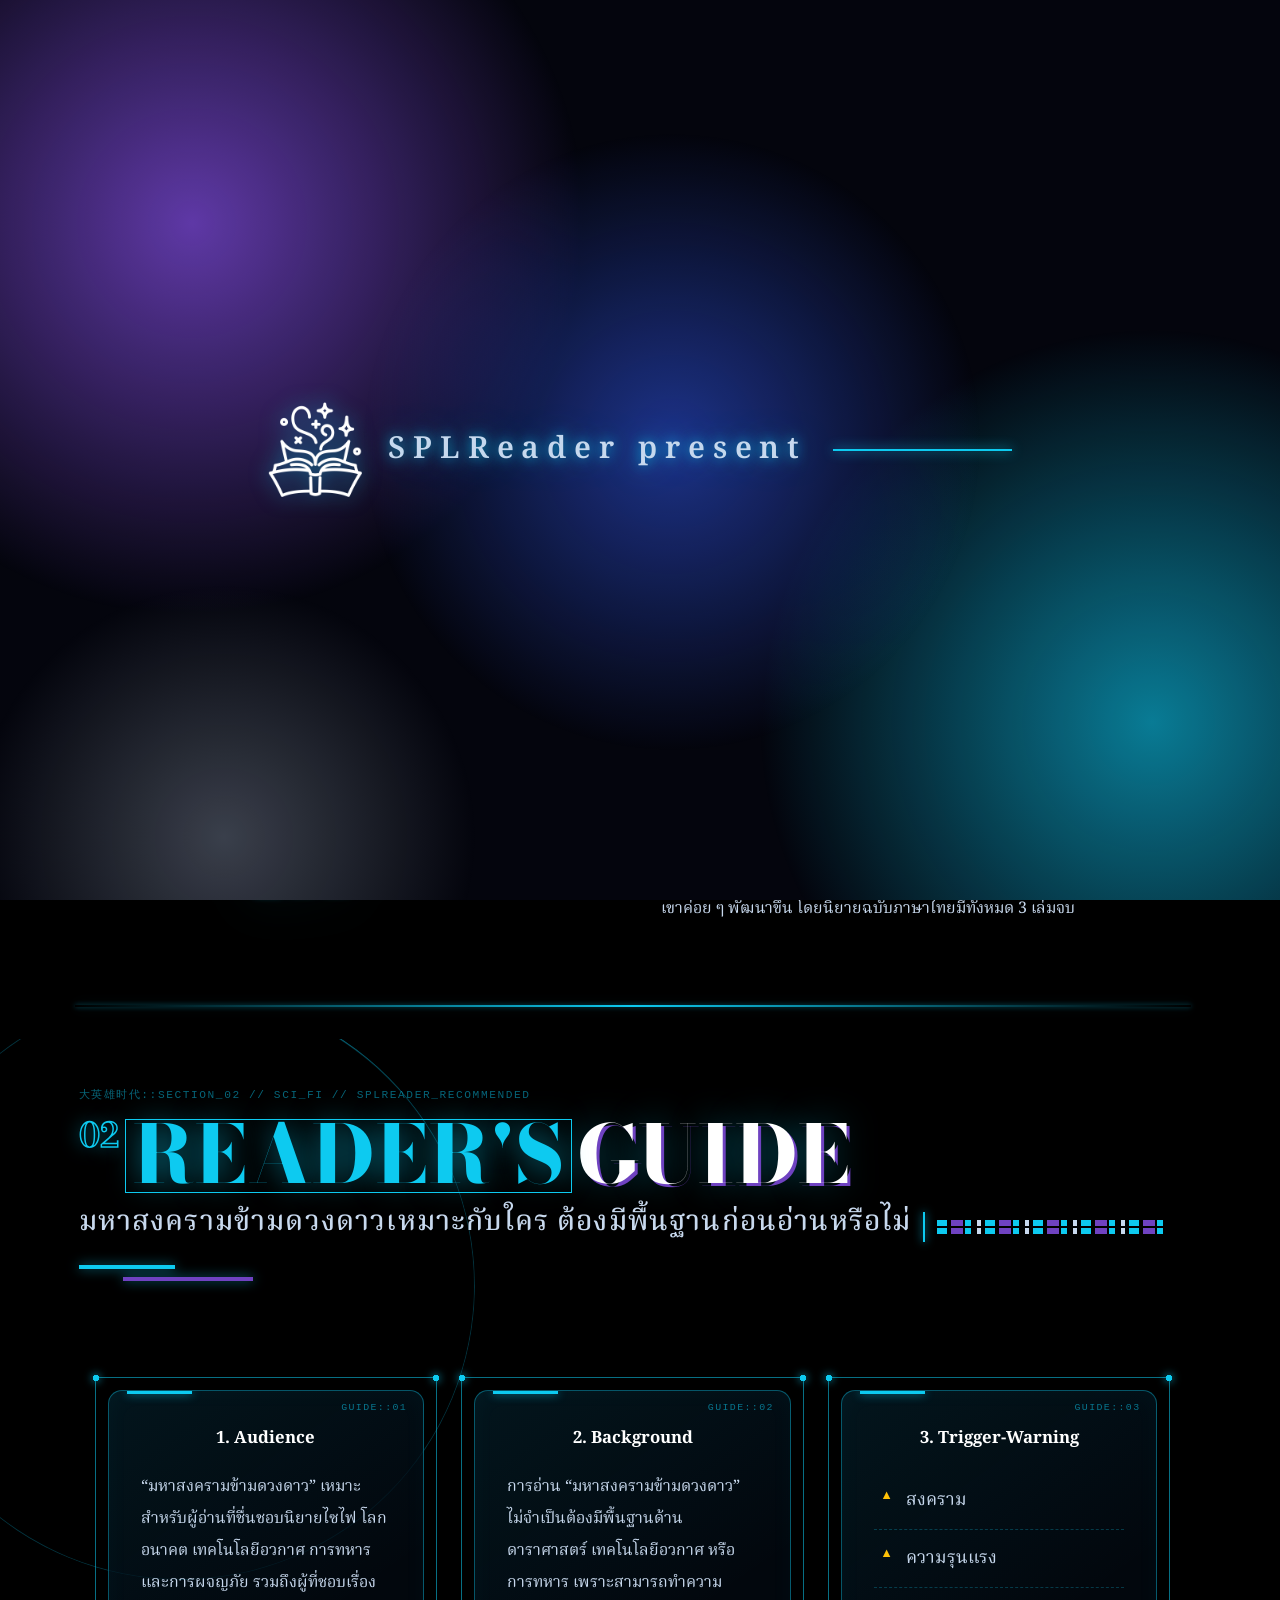
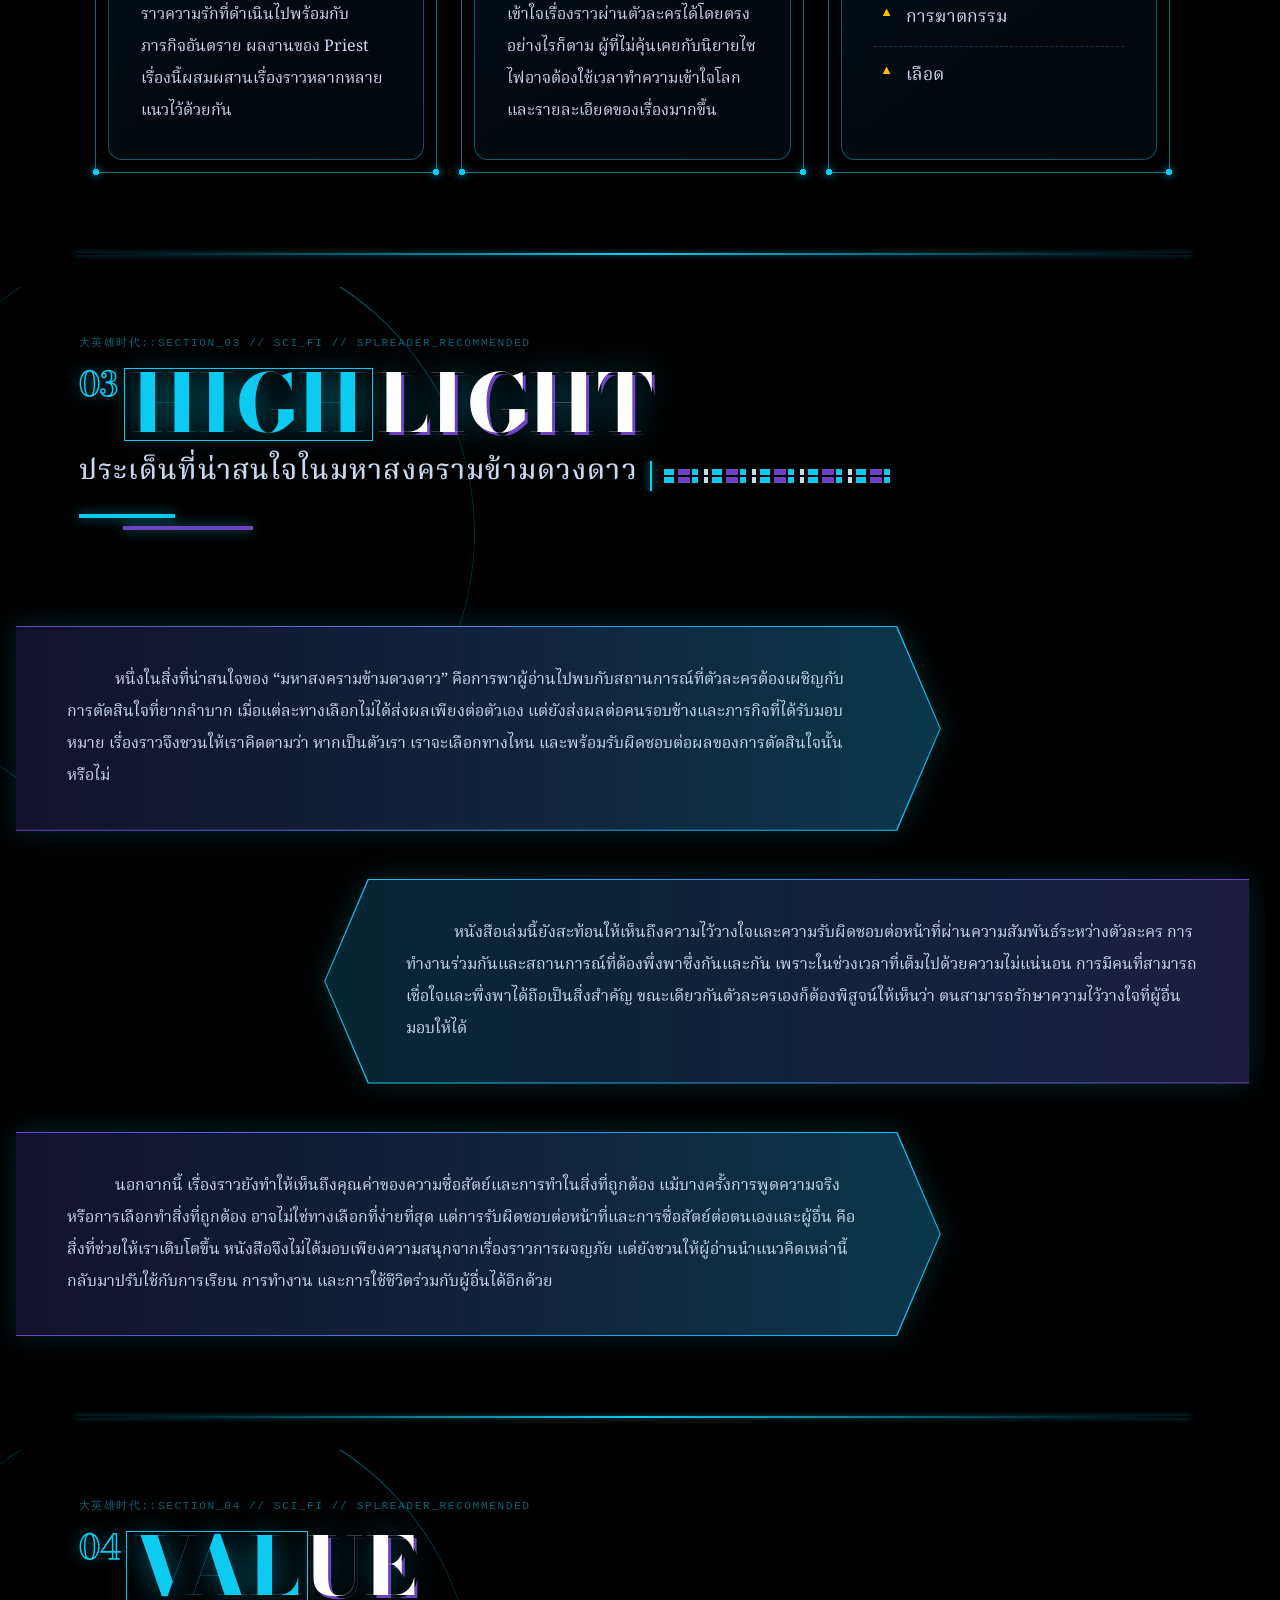
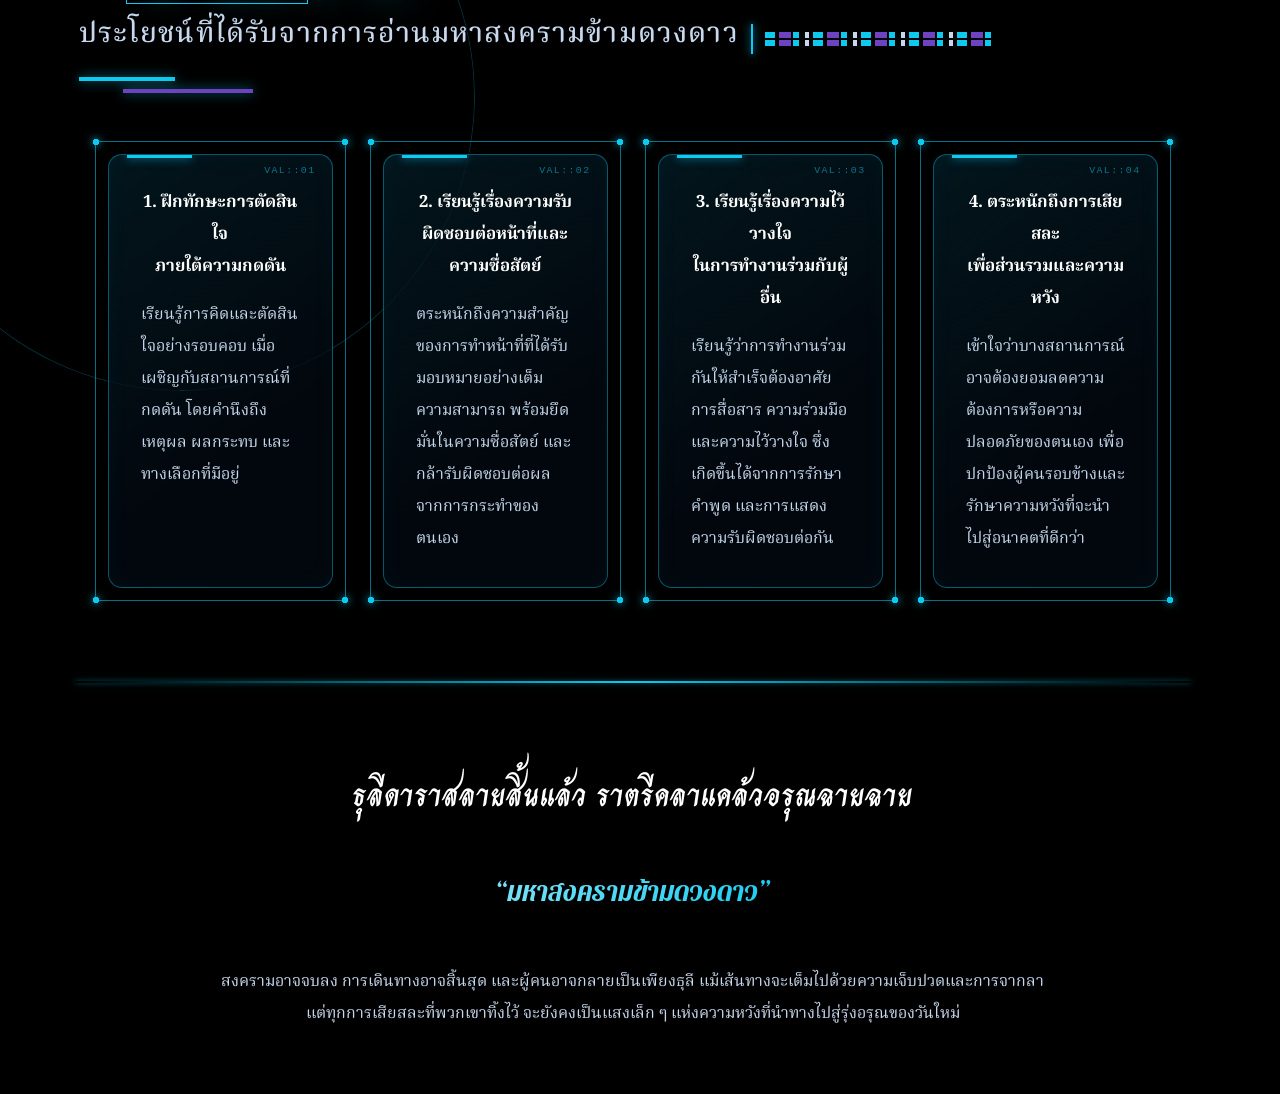
<file: index.html>
<!DOCTYPE html>
<html lang="th">

<head>
    <meta charset="UTF-8">
    <meta name="viewport" content="width=device-width, initial-scale=1.0">

    <title>มหาสงครามข้ามดวงดาว (大英雄时代): รีวิวนิยายไซไฟ</title>
    <meta name="keywords"
        content="มหาสงครามข้ามดวงดาว, 大英雄时代, นิยายไซไฟ, สงครามอวกาศ, เรื่องย่อ, ประเด็นที่น่าสนใจ, ประโยชน์, ตัดสินใจ, รับผิดชอบ, ไว้วางใจ, เสียสละ">
    <meta name="description" content="มหาสงครามข้ามดวงดาว (大英雄时代) สัมผัสโลกแห่งนิยายไซไฟและสงครามอวกาศ เจาะลึกเรื่องราว บทวิเคราะห์ และคุณค่าที่ซ่อนอยู่ พร้อมข้อคิดที่ชวนให้ค้นหา">

    <script>document.documentElement.classList.add('js')</script>

    <!-- ฟอนต์ -->
    <link rel="preconnect" href="https://fonts.googleapis.com">
    <link rel="preconnect" href="https://fonts.gstatic.com" crossorigin>
    <link
        href="https://fonts.googleapis.com/css2?family=Bodoni+Moda:opsz,wght@6..96,400..900&family=Charm:wght@700&family=Noto+Serif+Thai&family=Pattaya&display=swap"
        rel="stylesheet">

    <!-- CSS: Bootstrap ก่อน แล้วค่อยไฟล์ของเรา เพื่อให้ไฟล์เราเขียนทับได้ -->
    <link href="https://cdn.jsdelivr.net/npm/bootstrap@5.3.3/dist/css/bootstrap.min.css" rel="stylesheet">
    <link rel="stylesheet" href="css/style.css">
    <link rel="stylesheet" href="css/intro.css">
</head>

<body class="bg-black text-white">

    <!-- ================= TOP NAVIGATION ================= -->
   
  <nav class="side-menu" aria-label="เมนูหลัก">
    <div class="nav-brand">SPLReader · Book Special Site</div>

    <div class="nav-links">
        <a href="#hero" class="side-item active"><span class="side-dot">Book</span></a>
        <a href="#guide" class="side-item"><span class="side-dot">Reader's Guide</span></a>
        <a href="#highlight" class="side-item"><span class="side-dot">Highlight</span></a>
        <a href="#value" class="side-item"><span class="side-dot">Value</span></a>
        <a href="#summary" class="side-item"><span class="side-dot">Summary</span></a>
    </div>
</nav>

<main>
    <!-- ================= HERO : 01 BOOK ================= -->
    <section id="hero">



        <div class="container py-5 px-3">

            <div class="sec-head">
                <div class="sec-code" aria-hidden="true">大英雄时代::SECTION_01 // SCI_FI // SPLREADER_RECOMMENDED</div>
                <h2 class="sec-title">
                    <span class="sec-num" aria-hidden="true">01</span>
                    <span class="sec-word"><span class="boxed">BO</span>OK</span>
                </h2>
                <div class="sec-sub">
                    <h3>เรื่องย่อ: มหาสงครามข้ามดวงดาว<br class="d-sm-block d-md-none d-lg-none">เกี่ยวกับอะไร</h3>

                    <span class="sec-pipe" aria-hidden="true"></span>
                    <span class="sec-pixels" aria-hidden="true"></span>
                </div>
                <div class="sec-bars" aria-hidden="true"></div>
            </div>

            <div class="row align-items-center gy-4">

                <!-- รูปปก: Bootstrap Carousel with indicators -->
                <div id="heroCarousel" class="carousel slide hero-carousel" data-bs-ride="carousel">


                    <div class="carousel-inner">
                        <div class="carousel-item active"><img src="images/book1.webp" class="d-block w-100" alt="ปกมหาสงครามข้ามดวงดาว เล่ม 1">
                        </div>
                        <div class="carousel-item"><img src="images/book2.webp" class="d-block w-100" alt="ปกมหาสงครามข้ามดวงดาว เล่ม 2"></div>
                        <div class="carousel-item"><img src="images/book3.webp" class="d-block w-100" alt="ปกมหาสงครามข้ามดวงดาว เล่ม 3"></div>
                    </div>
                    <div class="carousel-indicators">
                        <button type="button" data-bs-target="#heroCarousel" data-bs-slide-to="0" class="active"
                            aria-current="true" aria-label="เล่ม 1"></button>
                        <button type="button" data-bs-target="#heroCarousel" data-bs-slide-to="1"
                            aria-label="เล่ม 2"></button>
                        <button type="button" data-bs-target="#heroCarousel" data-bs-slide-to="2"
                            aria-label="เล่ม 3"></button>
                    </div>
                    <button class="carousel-control-prev" type="button" data-bs-target="#heroCarousel"
                        data-bs-slide="prev">
                        <span class="carousel-control-prev-icon" aria-hidden="true"></span>
                        <span class="visually-hidden">Previous</span>
                    </button>
                    <button class="carousel-control-next" type="button" data-bs-target="#heroCarousel"
                        data-bs-slide="next">
                        <span class="carousel-control-next-icon" aria-hidden="true"></span>
                        <span class="visually-hidden">Next</span>
                    </button>
                </div>

                <!-- ข้อความ -->
                <div class="col-sm-12 col-md-12 col-lg-7 text-center px-3">

                    <!-- หัวข้อหลักของหน้า (h1 ใหม่) : ขนาดเล็กกว่าบทกลอน -->
                    <h1 class="fs-5 lh-base noto-serif mb-5">
                        <br class="d-sm-block d-lg-none"> <br class="d-sm-block d-lg-none">วรรณกรรมไซไฟ เรื่อง มหาสงครามข้ามดวงดาว 
                       
</h1>
                    <!-- บทกลอน: เปลี่ยนจาก h1 เป็น p แต่คงสไตล์เดิมทุกอย่าง -->
                    <p class="hero-poem fs-1 lh-base">
                        <span class="text-info charm-bold mt-2 mb-5">
                            <br class="d-sm-block d-lg-none">ขอพลีกายสลายสิ้นสู่ธุลี
                            <br><br>
                            ขจรทั่วสายนทีแห่งดารา
                        </span>
                       
                    </p>

                    <p class="lh-lg mt-5 mb-0 noto-serif blue">
                        หนังสือเรื่อง "มหาสงครามข้ามดวงดาว (大英雄时代)" ผลงานของ Priest เป็นนิยายแปลจีนแนวไซไฟ ผจญภัย
                        สงครามอวกาศ และ<br class="d-sm-block d-md-none d-lg-none">โรแมนติก เล่าเรื่องราวในโลกอนาคตปี 2429 ผ่าน "ฟู่ลั่ว"
                        หญิงสาวผู้ใฝ่ฝันอยากเป็นทหารแนวหน้า ซึ่งเข้าไปพัวพันกับเหตุการณ์<br class="d-sm-block d-md-none d-lg-none">ลอบสังหารผู้บัญชาการทหารสูงสุด
                        จนได้พบกับ "หยางหนิง" <br class="d-sm-block d-md-none d-lg-none">นายทหารระดับสูง
                        ทั้งสองต้องร่วมมือกันปฏิบัติภารกิจเพื่อหยุดยั้งสงครามระหว่างดวงดาว
                        ท่ามกลางอันตรายและความขัดแย้งที่ทำให้ความสัมพันธ์ของพวกเขาค่อย ๆ พัฒนาขึ้น
                        โดยนิยายฉบับภาษาไทยมีทั้งหมด 3 เล่มจบ</p>


                </div>
            </div>
        </div>

    </section>


    <div class="container">
        <hr>
    </div>


    <!-- ================= SECTION 1 : 02 Reader's Guide ================= -->
    <section id="guide">

        <div class="container sec-head py-5 px-3">
            <p class="sec-code">大英雄时代::SECTION_02 // SCI_FI // SPLREADER_RECOMMENDED</p>
            <h2 class="sec-title"><span class="sec-num">02</span> <span class="boxed">READER'S</span> GUIDE</h2>
            <div class="sec-sub">
                <h3>มหาสงครามข้ามดวงดาวเหมาะกับใคร <br class="d-sm-block d-md-none d-lg-none">ต้องมีพื้นฐานก่อนอ่านหรือไม่</h3>
                <span class="sec-pipe"></span>
                <span class="sec-pixels"></span>
            </div>
            <div class="sec-bars"></div>

        </div>


        <!-- การ์ด 3 ช่อง จัดกึ่งกลาง -->
        <div class="container px-3 pb-5">
            <div class="row g-4 g-lg-6 justify-content-center value-grid px-3">

                <div class="col-sm-12 col-md-12 col-lg-4">
                    <div class="value-frame tech-frame">
                        <div class="value-card noto-serif">
                            <p class="fw-bold text-center">
                                1. Audience
                            </p>
                            <p class="lh-lg mb-0 blue">
                                “มหาสงครามข้ามดวงดาว” เหมาะสำหรับผู้อ่านที่ชื่นชอบนิยายไซไฟ โลกอนาคต เทคโนโลยีอวกาศ
                                การทหาร
                                และการผจญภัย รวมถึงผู้ที่ชอบเรื่องราวความรักที่ดำเนินไปพร้อมกับภารกิจอันตราย ผลงานของ
                                Priest เรื่องนี้ผสมผสานเรื่องราวหลากหลายแนวไว้ด้วยกัน
                            </p>
                            <span class="card-tag" aria-hidden="true">GUIDE::01</span>
                        </div>
                    </div>
                </div>

                <div class="col-sm-12 col-md-12 col-lg-4">
                    <div class="value-frame tech-frame">
                        <div class="value-card noto-serif">
                            <p class="fw-bold text-center">
                                2. Background
                            </p>
                            <p class="lh-lg mb-0 blue">
                                การอ่าน “มหาสงครามข้ามดวงดาว” ไม่จำเป็นต้องมีพื้นฐานด้านดาราศาสตร์ เทคโนโลยีอวกาศ
                                หรือการทหาร เพราะสามารถทำความเข้าใจ<br class="d-sm-block d-md-none d-lg-none">เรื่องราวผ่านตัวละครได้โดยตรง อย่างไรก็ตาม
                                <br class="d-sm-block d-md-none d-lg-none">ผู้ที่ไม่คุ้นเคยกับนิยายไซไฟอาจต้องใช้เวลาทำความเข้าใจโลกและรายละเอียดของเรื่องมากขึ้น
                            </p>
                            <span class="card-tag" aria-hidden="true">GUIDE::02</span>
                        </div>
                    </div>
                </div>
                <div class="col-sm-12 col-md-12 col-lg-4">
                    <div class="value-frame tech-frame">
                        <div class="value-card noto-serif">
                            <p class="fw-bold text-center">
                                3. Trigger-Warning
                            </p>
                           
                            <ul class="warn-list list-unstyled mb-0 lh-lg mb-0 blue">
                                <li>สงคราม</li>
                                <li>ความรุนแรง</li>
                                <li>การฆาตกรรม</li>
                                <li>เลือด</li>
                            </ul>
                            
                            <span class="card-tag" aria-hidden="true">GUIDE::03</span>
                        </div>
                    </div>
                </div>




            </div>
        </div>

    </section>


    <div class="container">
        <hr>
    </div>


    <!-- ================= SECTION 2 : 03 HIGHLIGHT ================= -->
    <section id="highlight">

        <div class="container sec-head py-5 px-3">
            <p class="sec-code">大英雄时代::SECTION_03 // SCI_FI // SPLREADER_RECOMMENDED</p>
            <h2 class="sec-title"><span class="sec-num">03</span> <span class="boxed">HIGH</span>LIGHT</h2>
            <div class="sec-sub">
                <h3>ประเด็นที่น่าสนใจในมหาสงครามข้ามดวงดาว</h3>
                <span class="sec-pipe"></span>
                <span class="sec-pixels"></span>
            </div>
            <div class="sec-bars"></div>

        </div>


        <div class="container-fluid px-3 pb-5">

            <div class="row gx-0 gy-4 gy-lg-5 highlight-bands noto-serif blue">

                <!-- แถบซ้าย -->
                <div class="col-12 col-lg-9">
                    <p class="band band--l">
                        หนึ่งในสิ่งที่น่าสนใจของ “มหาสงครามข้ามดวงดาว”
                        คือการพาผู้อ่านไปพบกับสถานการณ์ที่ตัวละครต้องเผชิญกับการตัดสินใจที่ยากลำบาก
                        เมื่อแต่ละทางเลือกไม่ได้ส่งผลเพียงต่อตัวเอง
                        แต่ยังส่งผลต่อคนรอบข้างและภารกิจที่ได้รับมอบหมาย
                        เรื่องราวจึงชวนให้เราคิดตามว่า หากเป็นตัวเรา เราจะเลือกทางไหน
                        และพร้อมรับผิดชอบต่อผลของการตัดสินใจนั้นหรือไม่
                    </p>
                </div>

                <!-- แถบขวา -->
                <div class="col-12 col-lg-9 offset-lg-3">
                    <p class="band band--r">
                        หนังสือเล่มนี้ยังสะท้อนให้เห็นถึงความไว้วางใจและความรับผิดชอบต่อหน้าที่ผ่านความสัมพันธ์ระหว่างตัวละคร
                        การทำงานร่วมกันและสถานการณ์ที่ต้องพึ่งพาซึ่งกันและกัน
                        เพราะในช่วงเวลาที่เต็มไปด้วยความไม่แน่นอน
                        การมีคนที่สามารถเชื่อใจและพึ่งพาได้ถือเป็นสิ่งสำคัญ
                        ขณะเดียวกันตัวละครเองก็ต้องพิสูจน์ให้เห็นว่า
                        ตนสามารถรักษาความไว้วางใจที่ผู้อื่นมอบให้ได้
                    </p>
                </div>

                <!-- แถบซ้าย -->
                <div class="col-12 col-lg-9">
                    <p class="band band--l">

                        นอกจากนี้ เรื่องราวยังทำให้เห็นถึงคุณค่าของความซื่อสัตย์และการทำในสิ่งที่ถูกต้อง
                        แม้บางครั้งการพูดความจริงหรือการเลือกทำสิ่งที่ถูกต้อง อาจไม่ใช่ทางเลือกที่ง่ายที่สุด
                        แต่การรับผิดชอบต่อหน้าที่และการซื่อสัตย์ต่อตนเองและผู้อื่น คือสิ่งที่ช่วยให้เราเติบโตขึ้น
                        หนังสือจึงไม่ได้มอบเพียงความสนุกจากเรื่องราวการผจญภัย
                        แต่ยังชวนให้ผู้อ่านนำแนวคิดเหล่านี้กลับมาปรับใช้กับการเรียน การทำงาน
                        และการใช้ชีวิตร่วมกับผู้อื่นได้อีกด้วย
                    </p>
                </div>

            </div>
        </div>


    </section>


    <div class="container">
        <hr>
    </div>



    <!-- ================= SECTION 3 : 04 VALUE ================= -->
    <section id="value">
        <div class="container py-5 px-3">

            <div class="sec-head">
                <div class="sec-code" aria-hidden="true">大英雄时代::SECTION_04 // SCI_FI // SPLREADER_RECOMMENDED</div>
                <h2 class="sec-title">
                    <span class="sec-num" aria-hidden="true">04</span>
                    <span class="sec-word"><span class="boxed">VAL</span>UE</span>
                </h2>
                <div class="sec-sub">
                    <h3>ประโยชน์ที่ได้รับจากการอ่านมหาสงครามข้ามดวงดาว</h3>

                    <span class="sec-pipe" aria-hidden="true"></span>
                    <span class="sec-pixels" aria-hidden="true"></span>
                </div>
                <div class="sec-bars" aria-hidden="true"></div>
            </div>

            <!-- การ์ด 2 × 2 จัดกึ่งกลาง -->
            <div class="row g-4 g-lg-6 justify-content-center value-grid px-3">

                <div class="col-sm-12 col-md-6 col-lg-3 ">
                    <div class="value-frame tech-frame">
                        <div class="value-card noto-serif">
                            <p class="fw-bold text-center">
                                1. ฝึกทักษะการตัดสินใจ <br>ภายใต้ความกดดัน
                            </p>
                            <p class="lh-lg mb-0 blue">
                                เรียนรู้การคิดและตัดสินใจอย่างรอบคอบ
                                เมื่อเผชิญกับสถานการณ์ที่กดดัน
                                โดยคำนึงถึงเหตุผล ผลกระทบ
                                และทางเลือกที่มีอยู่
                            </p>
                            <span class="card-tag" aria-hidden="true">VAL::01</span>
                        </div>
                    </div>
                </div>

                <div class="col-sm-12 col-md-6 col-lg-3 ">
                    <div class="value-frame tech-frame">
                        <div class="value-card noto-serif">
                            <p class="fw-bold text-center">
                                2. เรียนรู้เรื่องความรับผิดชอบต่อหน้าที่<br
                                    class="d-sm-block d-lg-none">และความซื่อสัตย์
                            </p>
                            <p class="lh-lg mb-0 blue">
                                ตระหนักถึงความสำคัญของการทำหน้าที่ที่ได้รับมอบหมายอย่างเต็มความสามารถ
                                พร้อมยึดมั่นในความซื่อสัตย์
                                และกล้ารับผิดชอบต่อผลจากการกระทำของตนเอง
                            </p>
                            <span class="card-tag" aria-hidden="true">VAL::02</span>
                        </div>
                    </div>
                </div>

                <div class="col-sm-12 col-md-6 col-lg-3 ">
                    <div class="value-frame tech-frame">
                        <div class="value-card noto-serif">
                            <p class="fw-bold text-center">
                                3. เรียนรู้เรื่องความไว้วางใจ<br>ในการทำงานร่วมกับผู้อื่น
                            </p>
                            <p class="lh-lg mb-0 blue">
                                เรียนรู้ว่าการทำงานร่วมกันให้สำเร็จต้องอาศัยการสื่อสาร ความร่วมมือ และความไว้วางใจ
                                ซึ่งเกิดขึ้นได้จากการรักษาคำพูด
                                และการแสดงความรับผิดชอบต่อกัน
                            </p>
                            <span class="card-tag" aria-hidden="true">VAL::03</span>
                        </div>
                    </div>
                </div>

                <div class="col-sm-12 col-md-6 col-lg-3 ">
                    <div class="value-frame tech-frame">
                        <div class="value-card noto-serif">
                            <p class="fw-bold text-center">
                                4. ตระหนักถึงการเสียสละ<br>เพื่อส่วนรวมและความหวัง
                            </p>
                            <p class="lh-lg mb-0 blue">
                                เข้าใจว่าบางสถานการณ์อาจต้องยอมลดความต้องการหรือความปลอดภัยของตนเอง
                                เพื่อปกป้องผู้คนรอบข้างและรักษาความหวังที่จะนำไปสู่อนาคตที่ดีกว่า
                            </p>
                            <span class="card-tag" aria-hidden="true">VAL::04</span>
                        </div>
                    </div>
                </div>

            </div>

        </div>
    </section>


    <div class="container">
        <hr>
    </div>
</main>

    <!-- ================= FOOTER / SUMMARY ================= -->
    <footer id="summary">
        <div class="container py-5 px-3">

            <div class="text-center noto-serif">

                <p class="fs-2 lh-lg charm-bold">
                    ธุลีดาราสลายสิ้นแล้ว <br class="d-sm-block d-lg-none"> ราตรีคลาแคล้วอรุณฉายฉาย
                </p>

                <h3 class="pattaya-regular mb-4"> <br>“มหาสงครามข้ามดวงดาว” </h3>

                <p class="lh-lg blue">
                    <br>สงครามอาจจบลง การเดินทางอาจสิ้นสุด และผู้คนอาจกลายเป็นเพียงธุลี
                    <br class="d-none d-lg-none d-sm-block d-md-block">แม้เส้นทางจะเต็มไปด้วยความเจ็บปวดและการจากลา
                    <br class="d-sm-none d-lg-block">แต่ทุกการเสียสละที่พวกเขาทิ้งไว้
                    <br class="d-md-block d-none d-lg-none">จะยังคงเป็นแสงเล็ก ๆ
                    แห่งความหวังที่นำทางไปสู่รุ่งอรุณของวันใหม่
                </p>

            </div>

        </div>
    </footer>


    <script src="https://cdn.jsdelivr.net/npm/bootstrap@5.3.3/dist/js/bootstrap.bundle.min.js"></script>
    <script src="js/intro.js"></script>
    <script src="js/script.js"></script>
    <div class="scroll-rail" aria-hidden="true"><i></i></div>
</body>

</html>
</file>
<file: css/style.css>
/* =========================================================
   style.css 
   ========================================================= */

/* ---------- 1. ตัวแปร / ฟอนต์ / ยูทิลิตี้ ---------- */
:root {
  --ease: cubic-bezier(.22, 1, .36, 1);
  --accent-rgb: 13, 202, 240;            /* ใช้คู่กับ rgba(var(--accent-rgb), .3) */
  --accent: rgb(var(--accent-rgb));      /* #0dcaf0 */
  --soft: #c8d9ee;
  --violet: #6f42c1;                      /* ม่วงธีมเดียวกับ intro */

  /* วงแหวนหลังหัวข้อ: ปรับที่นี่ที่เดียว เปลี่ยนทั้งสามส่วน */
  --ring-size: clamp(360px, 46vw, 680px);
  --ring-left: -9%;
  --ring-top: 0;
}
@media (max-width: 991.98px) { :root { --ring-left: -25%; } }
@media (max-width: 575.98px) { :root { --ring-left: -48%; } }

html { scroll-behavior: smooth; scrollbar-gutter: stable; }

.pattaya-regular { font-family: "Pattaya", sans-serif; font-weight: 400; }
.charm-bold      { font-family: "Charm", cursive;      font-weight: 700; }
.noto-serif      { font-family: "Noto Serif Thai", serif; font-weight: 400; }
.logofont        { font-family: "Bodoni Moda", serif; }

.blue { color: var(--soft); }

/* ---------- 2. พื้นหลังดาว / แถบความคืบหน้า (สร้างโดย JS) ---------- */
#stars {
  position: fixed; inset: 0;
  width: 100%; height: 100%;
  z-index: -1;
  pointer-events: none;
}

#progress {
  position: fixed; top: 0; left: 0;
  width: 100%; height: 3px;
  z-index: 1200;
  background: linear-gradient(90deg, #6f42c1, var(--accent));
  transform-origin: left;
  transform: scaleX(var(--p, 0));
}

/* เส้นไฟแนวตั้งริมซ้าย ยาวขึ้นตามการเลื่อน (JS ตั้ง --sp) */
.scroll-rail {
  position: fixed; left: clamp(10px, 1.6vw, 28px); top: 90px; bottom: 40px;
  width: 1px; z-index: 5; pointer-events: none;
  background: rgba(var(--accent-rgb), .12);
}
.scroll-rail i {
  position: absolute; left: 0; top: 0; width: 1px;
  height: calc(var(--sp, 0) * 100%);
  background: linear-gradient(to bottom, transparent, var(--accent));
  box-shadow: 0 0 8px var(--accent);
}
.scroll-rail i::after {           /* จุดเรืองแสงปลายเส้น */
  content: ""; position: absolute; left: -2px; bottom: -3px;
  width: 5px; height: 5px; border-radius: 50%;
  background: var(--accent); box-shadow: 0 0 10px 2px var(--accent);
}
@media (max-width: 991.98px) { .scroll-rail { display: none; } }

/* ---------- 3. คีย์เฟรมที่ใช้ร่วมกัน ---------- */
@keyframes fade-up { from { opacity: 0; transform: translateY(40px); } to { opacity: 1; transform: none; } }
@keyframes float {
  0%, 100% { transform: translateY(0) rotate(-1deg); }
  50%      { transform: translateY(-16px) rotate(1deg); }
}
@keyframes glow {
  0%, 100% { text-shadow: 0 0 6px rgba(var(--accent-rgb), .3); }
  50%      { text-shadow: 0 0 22px rgba(var(--accent-rgb), .9); }
}
@keyframes shimmer { to { background-position: 200% center; } }
@keyframes ring-spin { to { rotate: 360deg; } }

/* ---------- 4. Scroll Reveal (JS เป็นคนใส่ .is-visible) ---------- */
.js :is(section h2, #highlight p, #guide .row > div, #value .row > div, footer .container > div > *) {
  opacity: 0;
  transform: translateY(60px);
  filter: blur(8px);
  transition: opacity 1s var(--ease), transform 1s var(--ease), filter 1s var(--ease);
  transition-delay: var(--delay, 0s);
}
.js :is(section h2, #highlight p, #guide .row > div, #value .row > div, footer .container > div > *).is-visible {
  opacity: 1;
  transform: none;
  filter: none;
}

/* ---------- 5. เมนูด้านบน ----------
   ค่าทั้งหมดคัดลอกจาก .intro-nav ใน intro.css เพื่อให้ขนาดและระยะห่างเท่ากับหน้า intro
   (ซ้าย | ชื่อเว็บกลาง | ขวา) ต่างกันแค่มีแถบพื้นดำรองด้านหลัง */
nav.side-menu {
  position: fixed;
  top: 0; left: 0; right: 0;
  z-index: 1100;

  display: flex;
  align-items: center;
  justify-content: space-between;   /* ชื่อเว็บซ้าย ปุ่มชิดขวา */
  gap: clamp(1rem, 3vw, 3rem);
  padding: clamp(.8rem, 2.4vh, 1.5rem) 5vw;

  background: rgba(0, 0, 0, .88);
}

nav.side-menu .nav-links {
  display: flex;
  flex-wrap: wrap;
  align-items: center;
  gap: .4rem clamp(1.2rem, 2.2vw, 2.2rem);
}

nav.side-menu .side-item {
  font-size: clamp(.78rem, 1.05vw, .95rem);
  font-weight: 500;
  line-height: 1.4;
  letter-spacing: .05em;
  white-space: nowrap;
  text-decoration: none;
  color: var(--accent);
  transition: color .25s ease;
}
nav.side-menu .side-item:hover,
nav.side-menu .side-item.active { color: #fff; }

nav.side-menu .nav-brand {
  margin: 0;
  text-align: center;
  white-space: nowrap;
  font: 600 clamp(.7rem, 1.2vw, .9rem)/1.5 "Noto Serif Thai", serif;
  letter-spacing: .14em;
  color: var(--accent);
}

@media (max-width: 768px) {
  nav.side-menu {
    flex-direction: column;       /* ชื่อเว็บอยู่บน ปุ่มอยู่ล่าง */
    justify-content: center;
    gap: .35rem;
    padding: .6rem 4vw;
  }
  nav.side-menu .nav-links {
    justify-content: center;
    flex-wrap: nowrap;            /* ให้ปุ่มอยู่แถวเดียวเหมือน intro */
    gap: .3rem .9rem;
  }
  nav.side-menu .side-item {
    font-size: clamp(.68rem, 3.2vw, .85rem);   /* ย่อให้พอดี 5 ปุ่มในจอแคบ */
  }
}
/* เว้นระยะด้านบนไม่ให้เนื้อหาชิดเมนูเมื่อกดลิงก์ */
#hero, #guide, #highlight, #value, #summary { scroll-margin-top: 80px; }

/* ---------- 6. HERO ---------- */
#hero {
  position: relative;
  isolation: isolate;
  padding-top: 80px;
  --ring-top: 35px;
}

#hero > .container {
  position: relative;
  z-index: 2;
}

/* เส้นกราฟิกแนวนอน */
#hero::after {
  content: "";
  position: absolute;
  z-index: 1;
  pointer-events: none;

  top: 115px;
  left: 8%;
  right: 5%;
  height: 1px;

  background: linear-gradient(
    90deg,
    transparent,
    rgba(var(--accent-rgb), .3) 20%,
    rgba(var(--accent-rgb), .08) 65%,
    transparent
  );

  transform-origin: left;
  animation: hero-line-reveal 1.8s var(--ease) both;
}

/* แอนิเมชันตอนโหลดหน้า */
#hero .col-md-5 { animation: fade-up 1.2s var(--ease) .2s both; }
#hero .col-md-7 { animation: fade-up 1.2s var(--ease) .5s both; }
#hero .hero-poem .text-info {
  display: inline-block;
  animation: glow 2.5s ease-in-out infinite;
}
/* แถบคำกำกับแนวตั้งด้านซ้าย (แสดงเฉพาะจอกว้าง) */
.hero-side-design {
  display: none;
  position: absolute;
  z-index: 3;
  top: 140px;
  left: clamp(12px, 2.2vw, 36px);

  flex-direction: column;
  align-items: flex-start;
  gap: 10px;

  width: max-content;
  color: var(--accent);
  pointer-events: none;
  user-select: none;

  animation: hero-side-enter 1.2s var(--ease) .15s both;
}
@media (min-width: 1500px) { .hero-side-design { display: flex; } }

.hero-side-caption {
  display: block;
  writing-mode: vertical-rl;
  font-family: monospace;
  font-size: 8px;
  letter-spacing: .13em;
  line-height: 1.6;
  opacity: .55;
}

.hero-side-line {
  display: block;
  width: 1px;
  height: 75px;
  margin-left: 6px;
  background: linear-gradient(to bottom, var(--accent), rgba(var(--accent-rgb), 0));
  transform-origin: top;
  animation: hero-side-line-glow 3s ease-in-out infinite;
}

@keyframes hero-side-enter {
  from { opacity: 0; translate: -18px 0; }
  to   { opacity: 1; translate: 0 0; }
}
@keyframes hero-ring-breathe {
  0%, 100% { opacity: .55; scale: 1; }
  50%      { opacity: 1;   scale: 1.025; }
}
@keyframes hero-line-reveal {
  from { opacity: 0; transform: scaleX(0); }
  to   { opacity: 1; transform: scaleX(1); }
}
@keyframes hero-side-line-glow {
  0%, 100% { opacity: .4; }
  50%      { opacity: 1; }
}

@media (max-width: 575.98px) {
  #hero::after { top: 95px; left: 15%; right: 3%; }
}

/* ---------- 6-ring. วงแหวนหลังหัวข้อ (ใช้ร่วม Hero / Highlight / Value) ---------- */
#hero::before,
#guide::before,
#highlight::before,
#value::before {
  content: "";
  position: absolute;
  z-index: -1;
  pointer-events: none;

  width: var(--ring-size);
  aspect-ratio: 1;
  left: var(--ring-left);
  top: var(--ring-top);

  border: 1px solid rgba(var(--accent-rgb), .24);
  border-radius: 50%;
  box-shadow:
    inset 0 0 45px rgba(var(--accent-rgb), .025),
    0 0 35px rgba(var(--accent-rgb), .025);
}

/* Hero: หายใจ + parallax */
#hero::before {
  animation: ring-spin 44s linear infinite;
  translate: 0 calc(var(--sp, 0) * -220px);
}

/* Highlight / Value: หมุนช้าๆ พร้อมขีดสว่างให้เห็นการหมุน */
#hero::before,
#guide::before,
#highlight::before,
#value::before {
  background: conic-gradient(from 0deg, rgba(var(--accent-rgb), .55), transparent 18%, transparent 100%);
  -webkit-mask: radial-gradient(farthest-side, transparent calc(100% - 2px), #000 calc(100% - 1px));
          mask: radial-gradient(farthest-side, transparent calc(100% - 2px), #000 calc(100% - 1px));
}
#highlight::before { animation: ring-spin 40s linear infinite; }
#value::before {
  animation: ring-spin 55s linear infinite reverse;
  translate: 0 calc(var(--sp, 0) * -220px);
}
#guide::before { animation: ring-spin 48s linear infinite; }
/* ปรับตำแหน่งวงของแต่ละส่วนที่นี่ (ค่าติดลบมากเกินไปจะถูก overflow: hidden ตัด) */

#guide {
  position: relative;
  isolation: isolate;
  overflow: hidden;
}
#guide, #highlight, #value { --ring-top: -3rem; }

@media (max-width: 767.98px) { #highlight::before { opacity: .6; } }

/* ---------- 6a. หัวข้อแต่ละส่วน (01 BOOK / 02 HIGHLIGHT / 03 VALUE) ---------- */
.sec-head { margin-bottom: clamp(1.5rem, 4vw, 3rem); }

.sec-code {
  margin: 0 0 .6rem;
  overflow: hidden;
  white-space: nowrap;
  font: 400 .7rem/1.6 ui-monospace, "SF Mono", Menlo, Consolas, monospace;
  letter-spacing: .14em;
  text-transform: uppercase;
  color: rgba(var(--accent-rgb), .5);
}

.sec-title {
  display: flex;
  flex-wrap: wrap;
  align-items: flex-start;
  gap: 0 .5rem;
  margin: 0;

  font-family: "Bodoni Moda", serif;
  font-size: clamp(2.4rem, 6.4vw, 5rem);
  font-weight: 800;
  line-height: 1;
  letter-spacing: .01em;
  color: #fff;
  text-shadow: 3px 3px 0 var(--violet), 0 0 36px rgba(var(--accent-rgb), .4);
}

.sec-num {
  margin-top: .12em;
  font-size: .42em;
  font-weight: 500;
  line-height: 1;
  color: transparent;
  -webkit-text-stroke: 1.5px var(--accent);
  text-shadow: 0 0 18px rgba(var(--accent-rgb), .6);
}

.boxed {
  position: relative;
  display: inline-block;
  padding: 0 .06em;
  color: var(--accent);
  text-shadow: 0 0 30px rgba(var(--accent-rgb), .55);
}
.boxed::after {
  content: "";
  position: absolute;
  inset: .06em -.04em .02em;
  border: 1px solid var(--accent);
  pointer-events: none;
}
.js .boxed::after {
  transform: scaleX(0);
  transform-origin: left;
  transition: transform .9s var(--ease) .6s;
}
.js .sec-title.is-visible .boxed::after { transform: scaleX(1); }

.sec-sub {
  display: flex;
  flex-wrap: wrap;
  align-items: center;
  gap: .35rem .75rem;
  margin-top: .75rem;

  font-family: "Noto Serif Thai", serif;
  font-size: clamp(1rem, 2vw, 1.45rem);
  letter-spacing: .05em;
  color: var(--soft);
}
.sec-sub-zh {
  font-family: "Noto Serif SC", "Noto Serif JP", "Songti SC", "SimSun", serif;
  font-size: 1.12em;
  letter-spacing: .18em;
}
.sec-pipe {
  width: 2px;
  height: 1.3em;
  background: var(--accent);
  box-shadow: 0 0 8px var(--accent);
}
.sec-pixels {
  width: clamp(110px, 18vw, 240px);
  height: 14px;
  background:
    linear-gradient(90deg,
      var(--accent) 0 10px, transparent 10px 14px,
      var(--violet) 14px 26px, transparent 26px 28px,
      var(--accent) 28px 34px, transparent 34px 40px,
      var(--soft) 40px 44px, transparent 44px 48px) 0 0 / 48px 100% repeat-x;
  -webkit-mask-image: linear-gradient(#000 0 40%, transparent 40% 54%, #000 54%);
          mask-image: linear-gradient(#000 0 40%, transparent 40% 54%, #000 54%);
  animation: px-shift 1.4s steps(4) infinite;
}
@keyframes px-shift { to { background-position-x: -48px; } }

.sec-bars {
  height: 16px;
  margin-top: 1.1rem;
  background:
    linear-gradient(var(--accent), var(--accent)) 0 0 / 96px 4px no-repeat,
    linear-gradient(var(--violet), var(--violet)) 44px 12px / 130px 4px no-repeat;
  filter: drop-shadow(0 0 6px rgba(var(--accent-rgb), .6));
}

@supports selector(:has(*)) {
  .js .sec-head :is(.sec-code, .sec-sub, .sec-bars) {
    opacity: 0;
    transform: translateY(14px);
    transition: opacity .9s var(--ease), transform .9s var(--ease);
  }
  .js .sec-head:has(.sec-title.is-visible) :is(.sec-code, .sec-sub, .sec-bars) {
    opacity: 1;
    transform: none;
  }
  .js .sec-head:has(.sec-title.is-visible) .sec-sub  { transition-delay: .35s; }
  .js .sec-head:has(.sec-title.is-visible) .sec-bars { transition-delay: .6s; }
}

/* ---------- 6b. กรอบเทคโนโลยี (เส้นบาง + จุดมุมทั้งสี่) ---------- */
.tech-frame {
  position: relative;
  padding: 12px;
  border: 1px solid rgba(var(--accent-rgb), .55);
  transition: border-color .4s ease;
}
.tech-frame::before {
  content: "";
  position: absolute;
  inset: -5px;
  z-index: 3;
  pointer-events: none;
  background:
    radial-gradient(circle, var(--accent) 0 3px, transparent 3.5px) 0 0     / 10px 10px no-repeat,
    radial-gradient(circle, var(--accent) 0 3px, transparent 3.5px) 100% 0  / 10px 10px no-repeat,
    radial-gradient(circle, var(--accent) 0 3px, transparent 3.5px) 0 100%  / 10px 10px no-repeat,
    radial-gradient(circle, var(--accent) 0 3px, transparent 3.5px) 100% 100% / 10px 10px no-repeat;
  filter: drop-shadow(0 0 4px var(--accent));
}
.tech-frame:hover { border-color: var(--accent); }

/* ---------- 6c. HERO: แกลเลอรีปก (Bootstrap carousel) ---------- */
.hero-carousel {
  max-width: 340px;
  margin-inline: auto;
  animation: float 6s ease-in-out infinite;
  filter: drop-shadow(0 0 25px rgba(var(--accent-rgb), .35));
}

/* padding ให้ปกมีที่ขยับตามเมาส์โดยไม่โดน overflow ของ carousel ตัด */
.hero-carousel .carousel-item { padding: 16px; }
.hero-carousel .carousel-item img {
  aspect-ratio: 2 / 3;
  object-fit: contain;
  /* JS ขยับปกตามเมาส์ผ่านตัวแปรเหล่านี้ */
  translate: var(--px, 0px) var(--py, 0px);
  transition: translate .6s var(--ease);
}

/* จุดบอกตำแหน่งอยู่ใต้รูป (ต้องวาง .carousel-indicators หลัง .carousel-inner ใน HTML) */
.hero-carousel .carousel-indicators { position: relative; margin: .75rem 0 0; }
.hero-carousel .carousel-indicators [data-bs-target] {
  width: 28px;
  height: 3px;
  background-color: var(--accent);
  box-shadow: 0 0 8px rgba(var(--accent-rgb), .8);
}

/* ปุ่มลูกศร: ไม่ทับแถวจุดด้านล่าง */
.hero-carousel .carousel-control-prev,
.hero-carousel .carousel-control-next { bottom: 2.75rem; width: 14%; }
.hero-carousel .carousel-control-prev-icon,
.hero-carousel .carousel-control-next-icon { filter: drop-shadow(0 0 6px var(--accent)); }

/* ---------- 6d. HIGHLIGHT: แถบลูกศร ---------- */
#highlight {
  position: relative;
  isolation: isolate;
  overflow: hidden;   /* กันแถบที่เลื่อนเข้ามาทำให้เกิดแถบเลื่อนแนวนอน */
}

#highlight .highlight-bands > div {
  min-width: 0;
  filter: drop-shadow(0 0 14px rgba(var(--accent-rgb), .18));
}

#highlight .band {
  --tip: clamp(22px, 3.4vw, 44px);   /* ความลึกของปลายลูกศร */
  position: relative;
  isolation: isolate;
  display: block;
  width: 100%;
  height: auto;
  min-height: 0;
  box-sizing: border-box;
  margin: 0;
  padding: clamp(1.5rem, 3vw, 2.5rem) clamp(1.5rem, 4vw, 3.5rem);

  text-align: left;
    text-indent: 3em;
  font-size: clamp(.95rem, 1.25vw, 1.08rem);
  line-height: 2;
  white-space: normal;
  overflow: visible;
  overflow-wrap: break-word;
}

/* ชั้นขอบไล่สี + ชั้นพื้นด้านใน ตัดด้วย clip-path รูปลูกศรเดียวกัน */
#highlight .band::before,
#highlight .band::after {
  content: "";
  position: absolute;
  z-index: -1;
  clip-path: var(--shape);
}
#highlight .band::before { inset: 0; background: var(--edge); }
#highlight .band::after  { background: linear-gradient(90deg, rgba(4, 10, 20, .86), rgba(10, 18, 34, .8)); }

/* ปลายลูกศรชี้ซ้าย (ชิดขวา) */
#highlight .band--r {
  --shape: polygon(var(--tip) 0, 100% 0, 100% 100%, var(--tip) 100%, 0 50%);
  --edge: linear-gradient(90deg, var(--accent), var(--violet));
  padding-left: calc(var(--tip) + clamp(1.2rem, 3vw, 2.5rem));
}
#highlight .band--r::after { inset: 1px 0 1px 1px; }

/* ปลายลูกศรชี้ขวา (ชิดซ้าย) */
#highlight .band--l {
  --shape: polygon(0 0, calc(100% - var(--tip)) 0, 100% 50%, calc(100% - var(--tip)) 100%, 0 100%);
  --edge: linear-gradient(90deg, var(--violet), var(--accent));
  padding-right: calc(var(--tip) + clamp(1.2rem, 3vw, 2.5rem));
}
#highlight .band--l::after { inset: 1px 1px 1px 0; }

/* ก่อนโผล่: แถบสไลด์เข้ามาจากฝั่งของตัวเอง (ทับ transform ของ Scroll Reveal) */
.js #highlight .band--r:not(.is-visible) { transform: translateX(90px); }
.js #highlight .band--l:not(.is-visible) { transform: translateX(-90px); }

/* ---------- 7. เส้นคั่นเซกชัน ---------- */
.container > hr {
  height: 2px;
  margin: 2rem 0;
  border: 0;
  opacity: 1;
  background: linear-gradient(
    90deg,
    transparent 0%,
    rgba(var(--accent-rgb), .15) 8%,
    var(--accent) 50%,
    rgba(var(--accent-rgb), .15) 92%,
    transparent 100%
  );
  box-shadow:
    0 0 5px rgba(var(--accent-rgb), .45),
    0 0 14px rgba(var(--accent-rgb), .15);
}

.js hr {
  transform-origin: left;
  transform: scaleX(0);
  transition: transform 1.4s var(--ease);
}
.js hr.is-visible { transform: scaleX(1); }

/* ---------- 8. VALUE: การ์ดคุณค่า ---------- */
#value {
  position: relative;
  isolation: isolate;
  overflow: hidden;
}

.value-grid > div { display: flex; }
.value-frame { display: flex; flex: 1; min-width: 0; }

.value-card {
  position: relative;
  isolation: isolate;
  overflow: hidden;
  flex: 1;
  min-width: 0;
  min-height: 270px;
  padding: 2rem;

  border: 1px solid rgba(var(--accent-rgb), .4);
  border-radius: 14px;
  background:
    linear-gradient(145deg, rgba(var(--accent-rgb), .07), transparent 65%),
    rgba(3, 10, 18, .72);
  box-shadow: inset 0 0 25px rgba(var(--accent-rgb), .035);

  transition: transform .4s ease, border-color .4s ease, box-shadow .4s ease;
}

/* แสงตามเมาส์ (JS ตั้ง --mx / --my) */
.value-card::before {
  content: "";
  position: absolute;
  inset: 0;
  z-index: -1;
  background: radial-gradient(280px circle at var(--mx, 50%) var(--my, 50%),
              rgba(var(--accent-rgb), .18), transparent 65%);
  opacity: 0;
  transition: opacity .4s;
}

/* เส้นไฟด้านบนการ์ด */
.value-card::after {
  content: "";
  position: absolute;
  top: 0;
  left: 18px;
  width: 65px;
  height: 3px;
  background: var(--accent);
  box-shadow: 0 0 10px rgba(var(--accent-rgb), .8);
}

.value-card:hover {
  transform: translateY(-4px);
  border-color: var(--accent);
  background: rgba(4, 22, 30, .92);
  box-shadow: 0 8px 28px rgba(var(--accent-rgb), .15);
}
.value-card:hover::before { opacity: 1; }

.value-card p:first-child {
  font-size: 1.05rem;
  line-height: 1.9;
}

.card-tag {
  position: absolute;
  top: .7rem;
  right: 1rem;
  font: 400 .62rem/1 ui-monospace, "SF Mono", Menlo, Consolas, monospace;
  letter-spacing: .14em;
  color: rgba(var(--accent-rgb), .55);
}

@media (max-width: 575.98px) {
  .value-card { min-height: auto; }
}

/* ---------- 9. FOOTER: ข้อความไล่แสง ---------- */
footer h3 {
  background: linear-gradient(90deg, #fff, var(--accent), #fff, var(--accent));
  background-size: 200% auto;
  -webkit-background-clip: text;
  background-clip: text;
  color: transparent;
  animation: shimmer 5s linear infinite;
}

/* ---------- 10. ผู้ใช้ที่ปิดแอนิเมชันในระบบ ---------- */
@media (prefers-reduced-motion: reduce) {
  html { scroll-behavior: auto; }
  *, *::before, *::after {
    animation: none !important;
    transition-duration: .01ms !important;
    transition-delay: 0s !important;
  }
}


.warn-list li {
  font-size: 1.1rem;
  padding: 0.7rem 0 0.7rem 2rem;
  border-bottom: 1px dashed rgba(13, 202, 240, 0.25);
  position: relative;
}
.warn-list li:last-child { border-bottom: 0; }
.warn-list li::before {
  content: "▲";
  position: absolute;
  left: 0.4rem;
  color: #ffc107;
  font-size: 0.8rem;
}
</file>
<file: css/intro.css>
/* =====================================================================
   INTRO 2 เฟส  (ไม่มีพื้นหลังบนหน้าเว็บหลัก)
   เฟส 1: จอไล่สี + ข้อความกว้างๆ ทยอยขึ้นทีละตัว + เส้นลาก
   เฟส 2: แถบข้อความเอียง 3 มิติ + ชื่อเรื่องใหญ่ + รูปกลางจอ
   จบ: จอค่อยๆ จางออก เผย hero เดิม
   ใช้ตัวแปร --accent / --ease จาก style.css เดิม
   สีอิงธีมเดิม: ฟ้า #0dcaf0 / ม่วง #6f42c1 / ฟ้าอ่อน #c8d9ee / ดำ
   ===================================================================== */

:root {
  --intro-violet: #6f42c1;
  --intro-ice:    #c8d9ee;
  --intro-bg:     #04050d;
}

/* ล็อกการเลื่อนหน้าระหว่างอินโทร */
html.js:not(.intro-done) { overflow: hidden; }

/* ม่านดำกันหน้าเว็บวาบก่อน JS สร้างอินโทรเสร็จ */
html.js:not(.intro-done):not(.intro-ready)::before {
  content: "";
  position: fixed; inset: 0;
  z-index: 2000;
  background: var(--intro-bg);
}

/* ให้แอนิเมชัน hero เดิมรอจนอินโทรจบ */
.js:not(.intro-done) header .container > .d-flex > .d-flex,
.js:not(.intro-done) section:first-of-type .col-md-5,
.js:not(.intro-done) section:first-of-type .col-md-7,
.js:not(.intro-done) section:first-of-type .col-md-5 img,
.js:not(.intro-done) section:first-of-type h1 .text-info {
  animation-play-state: paused;
}


/* =====================================================================
   OVERLAY + จอไล่สี
   ===================================================================== */
#intro {
  position: fixed; inset: 0;
  z-index: 2001;
  background: var(--intro-bg);
  overflow: hidden;
  cursor: pointer;  
  transition: opacity 1s ease, translate 1s var(--ease), filter 1s ease;
}
  #intro.is-leaving {
  opacity: 0;
  translate: 0 -5vh;
  filter: blur(8px);
  visibility: hidden;
  transition: opacity 1.3s ease, translate 1.3s var(--ease), filter 1.3s ease, visibility 0s 1.3s;
  pointer-events: none;
}

html.intro-lock { overflow: hidden; }


.intro-mesh {
  position: absolute; inset: 0;
  opacity: 0;
  animation: intro-mesh-in 1.8s ease .1s forwards;
}
@keyframes intro-mesh-in { to { opacity: 1; } }

.intro-blob {
  position: absolute;
  width: 70vmax; height: 70vmax;
  border-radius: 50%;
  will-change: transform;
}
.intro-blob.b1 {
  left: -20%; top: -25%;
  background: radial-gradient(circle at 50% 50%, rgba(111, 66, 193, .85), transparent 62%);
  animation: blob-1 16s ease-in-out infinite alternate;
}
.intro-blob.b2 {
  right: -25%; bottom: -30%;
  background: radial-gradient(circle at 50% 50%, rgba(13, 202, 240, .6), transparent 62%);
  animation: blob-2 19s ease-in-out infinite alternate;
}
.intro-blob.b3 {
  left: 25%; top: 10%;
  width: 55vmax; height: 55vmax;
  background: radial-gradient(circle at 50% 50%, rgba(40, 70, 190, .7), transparent 62%);
  animation: blob-3 22s ease-in-out infinite alternate;
}
.intro-blob.b4 {
  left: -5%; bottom: -25%;
  width: 45vmax; height: 45vmax;
  background: radial-gradient(circle at 50% 50%, rgba(200, 217, 238, .28), transparent 62%);
  animation: blob-2 17s ease-in-out infinite alternate-reverse;
}
@keyframes blob-1 { to { transform: translate(22vw, 14vh) scale(1.2); } }
@keyframes blob-2 { to { transform: translate(-20vw, -12vh) scale(1.15); } }
@keyframes blob-3 { to { transform: translate(-14vw, 18vh) scale(.9); } }


/* =====================================================================
   เฟส 1 — ข้อความทยอยขึ้น + เส้นลาก
   ===================================================================== */
.intro-stage {
  position: absolute; inset: 0;
  display: flex; align-items: center; justify-content: center;
  flex-wrap: wrap;
  gap: 1.2rem 1.6rem;
  padding: 0 7vw;
  text-align: center;
  transition: opacity .7s ease, filter .7s ease;
}
#intro.phase-2 .intro-stage { opacity: 0; filter: blur(10px); pointer-events: none; }

.intro-text {
  margin: 0;
  font-family: "Noto Serif Thai", serif;
  font-weight: 600;
  font-size: clamp(1.1rem, 2.5vw, 1.9rem);
  line-height: 1.8;
  letter-spacing: .26em;
  color: var(--intro-ice);
  text-shadow: 0 0 14px rgba(13, 202, 240, .85), 0 0 38px rgba(13, 202, 240, .45);
}
.intro-text .ch {
  display: inline-block;
  opacity: 0;
  filter: blur(8px);
  transform: translateY(.45em);
  animation: intro-char .9s var(--ease) calc(.9s + var(--i) * var(--step, .05s)) forwards;
}
@keyframes intro-char { to { opacity: 1; filter: none; transform: none; } }

.intro-line {
  display: block;
  height: 2px;
  width: clamp(60px, 14vw, 200px);
  background: var(--accent);
  box-shadow: 0 0 12px var(--accent);
  transform: scaleX(0);
  transform-origin: left;
  animation: intro-line-draw 1s var(--ease) var(--line-delay, 2.6s) forwards;
}
@keyframes intro-line-draw { to { transform: scaleX(1); } }


/* =====================================================================
   เฟส 2 — แถบข้อความ 3 มิติ
   ===================================================================== */
.intro-bands {
  position: absolute; inset: 0;
  perspective: 1000px;
  perspective-origin: 50% 45%;
  overflow: hidden;
  pointer-events: none;
}
.bands-stage {
  position: absolute;
  left: -25%; top: 6%;
  width: 150%;
  display: flex; flex-direction: column;
  gap: clamp(.4rem, 1.2vw, 1rem);
  transform: rotateX(22deg) rotateZ(-6deg);
  transform-origin: 50% 45%;
}
.bands-stage .band {
  position: relative;
  white-space: nowrap;
  font-size: clamp(1rem, 2.5vw, 2rem);
  line-height: 1.5;
  opacity: 0;
  translate: calc(var(--dx, 1) * 35vw) 0;
  filter: blur(var(--blur, 0px));
}
#intro.phase-2 .bands-stage .band {
  opacity: var(--bo, .6);
  translate: 0 0;
  transition: opacity 1s ease calc(var(--i) * .08s),
              translate 1.6s var(--ease) calc(var(--i) * .08s);
}

.band-track {
  display: inline-block;
  width: max-content;
  animation: band-scroll var(--dur, 60s) linear infinite;
  animation-direction: var(--dir, normal);
}
@keyframes band-scroll { to { transform: translateX(-50%); } }

.band--code {
  font-family: ui-monospace, "SF Mono", Menlo, Consolas, "Noto Serif Thai", monospace;
  letter-spacing: .04em;
  color: var(--intro-ice);
}
.band--thai {
  font-family: "Noto Serif Thai", serif;
  font-weight: 600;
  letter-spacing: .02em;
  color: var(--intro-ice);
}

/* แท่งกลิตช์สีธีม */
.gbar {
  position: absolute;
  height: clamp(8px, 1.4vw, 16px);
  opacity: 0;
  background: var(--accent);
}
.gbar:nth-of-type(even) { background: var(--intro-violet); }
#intro.phase-2 .gbar { animation: gbar-flicker var(--gd, 4s) steps(1, end) var(--gdelay, 1s) infinite; }
@keyframes gbar-flicker {
  0%, 100% { opacity: 0; }
  8%       { opacity: .85; }
  16%      { opacity: 0; }
  42%      { opacity: 0; }
  46%      { opacity: .7; }
  52%      { opacity: 0; }
}


/* =====================================================================
   เฟส 2 — ชื่อเรื่อง + รูปกลางจอ + คำบรรยายเล็ก
   ===================================================================== */
.intro-p2 { position: absolute; inset: 0; pointer-events: none; }

/* ---------- แถบเมนูด้านบน (ซ้าย | ข้อความกลาง | ขวา) ---------- */
.intro-nav {
  position: absolute; top: 0; left: 0; width: 100%;
  z-index: 3;
  display: flex;
  align-items: center;
  justify-content: space-between;
  gap: clamp(1rem, 3vw, 3rem);
  padding: clamp(.8rem, 2.4vh, 1.5rem) 5vw;
  pointer-events: auto;
}
.intro-nav ul {
  list-style: none; margin: 0; padding: 0;
  display: flex; flex-wrap: wrap; align-items: center;
  gap: .4rem clamp(1.2rem, 2.2vw, 2.2rem);
}
.intro-nav li {
  opacity: 0;
  translate: 0 -10px;
}
#intro.phase-2 .intro-nav li {
  opacity: 1; translate: 0 0;
  transition: opacity .9s ease calc(.8s + var(--n) * .08s),
              translate 1s var(--ease) calc(.8s + var(--n) * .08s);
}
.intro-nav a {
  position: relative;
  display: inline-block;
  font-family: inherit;
  font-size: clamp(.78rem, 1.05vw, .95rem);
  font-weight: 500;
  line-height: 1.4;
  letter-spacing: .05em;
  color: var(--accent);
  text-decoration: none;
  text-shadow: 0 0 10px rgba(13, 202, 240, .45);
  transition: color .3s, text-shadow .3s;
}
.intro-nav a::after {
  content: "";
  position: absolute; left: 0; bottom: -2px;
  width: 100%; height: 1px;
  background: currentColor;
  transform: scaleX(0); transform-origin: left;
  transition: transform .4s var(--ease);
}
.intro-nav a:hover, .intro-nav a:focus-visible {
  color: #fff;
  text-shadow: 0 0 14px rgba(13, 202, 240, .9);
}
.intro-nav a:hover::after, .intro-nav a:focus-visible::after { transform: scaleX(1); }

.intro-caption {
  margin: 0;
  text-align: center;
  font: 600 clamp(.7rem, 1.2vw, .9rem)/1.5 "Noto Serif Thai", serif;
  letter-spacing: .14em;
  color: var(--accent);
  opacity: 0;
}
#intro.phase-2 .intro-caption { opacity: 1; transition: opacity 1s ease .6s; }

/* ---------- ปุ่ม SCROLL ด้านล่าง ---------- */
.intro-scrollcue {
  position: absolute;
  left: 50%; bottom: clamp(.8rem, 3.5vh, 2rem);
  translate: -50% 0;
  z-index: 3;
  display: flex; flex-direction: column; align-items: center; gap: .5rem;
  padding: .4rem 1rem;
  background: none; border: 0;
  font-family: inherit;
  font-size: .72rem; font-weight: 600; line-height: 1;
  letter-spacing: .38em; text-indent: .38em;
  color: var(--intro-ice);
  cursor: pointer;
  pointer-events: auto;
  opacity: 0;
}
#intro.phase-2 .intro-scrollcue { opacity: .9; transition: opacity 1s ease 1.8s; }
.intro-scrollcue::after {
  content: "";
  width: 1px; height: 44px;
  background: linear-gradient(180deg, var(--accent), transparent);
  transform-origin: top;
  animation: cue-line 2s var(--ease) infinite;
}
@keyframes cue-line {
  0%   { transform: scaleY(0); opacity: 1; }
  60%  { transform: scaleY(1); opacity: 1; }
  100% { transform: scaleY(1); opacity: 0; }
}
.intro-scrollcue:hover { color: #fff; }

.intro-titlebox {
  position: absolute; inset: 0;
  display: flex; flex-direction: column;
  align-items: center; justify-content: center;
  gap: clamp(.4rem, 1.6vh, 1.1rem);
  padding: 0 5vw;
  text-align: center;
}

.intro-title {
  font-family: "Pattaya", sans-serif;
  font-size: clamp(2.6rem, 9.5vw, 7.5rem);
  line-height: 1.15;
  color: #fff;
  text-shadow: 4px 4px 0 var(--intro-violet), 0 0 44px rgba(13, 202, 240, .65);
  opacity: 0;
  scale: 1.18;
  filter: blur(14px);
}
#intro.phase-2 .intro-title {
  opacity: 1; scale: 1; filter: none;
  transition: opacity 1.1s ease .5s, scale 1.4s var(--ease) .5s, filter 1.1s ease .5s;
}

/* บรรทัดที่สอง (ตัวอักษรจีน) อยู่ใต้ชื่อเรื่อง */
.intro-subtitle {
  font-family: "Noto Serif SC", "Noto Serif JP", "Songti SC", "SimSun", serif;
  font-size: clamp(1.6rem, 5.5vw, 4.2rem);
  line-height: 1.2;
  letter-spacing: .22em;
  color: var(--intro-ice);
  text-shadow: 3px 3px 0 var(--intro-violet), 0 0 36px rgba(13, 202, 240, .6);
  opacity: 0;
  translate: 0 22px;
}
.intro-subtitle:empty { display: none; }
#intro.phase-2 .intro-subtitle {
  opacity: 1; translate: 0 0;
  transition: opacity 1.1s ease 1s, translate 1.4s var(--ease) 1s;
}


/* =====================================================================
   ผู้ใช้ปิดแอนิเมชัน (อินโทรถูกข้ามอยู่แล้ว) / มือถือ
   ===================================================================== */
@media (max-width: 768px) {
  .bands-stage { transform: rotateX(18deg) rotateZ(-8deg); }
  .intro-nav { flex-direction: column; gap: .35rem; padding: .6rem 4vw; }
.intro-nav ul { justify-content: center; gap: .3rem .9rem; }}
/* พื้นที่สำรองสำหรับโลโก้ใน Intro */
.intro-logo-placeholder {
    display: block;
    width: min(260px, 65vw);
    height: clamp(60px, 10vw, 120px);
    margin: 20px auto 0;
}
/* โลโก้หน้าข้อความ "SPLReader presents" */
.intro-stage .intro-text:first-of-type::before {
  content: "";
  display: inline-block;
  width: clamp(70px, 8vw, 140px);
height: clamp(70px, 8vw, 140px);      /* ขนาดโลโก้: ปรับตรงนี้ */
  margin-right: 1.1rem;                /* ระยะห่างจากข้อความ */
  vertical-align: middle;
  background: url("../images/logo2.png") center / contain no-repeat;
  filter: drop-shadow(0 0 10px rgba(13, 202, 240, .6));
  animation: intro-logo-in 1s var(--ease) .6s both;
}
@keyframes intro-logo-in {
  from { opacity: 0; transform: scale(.85); }
}
</file>
